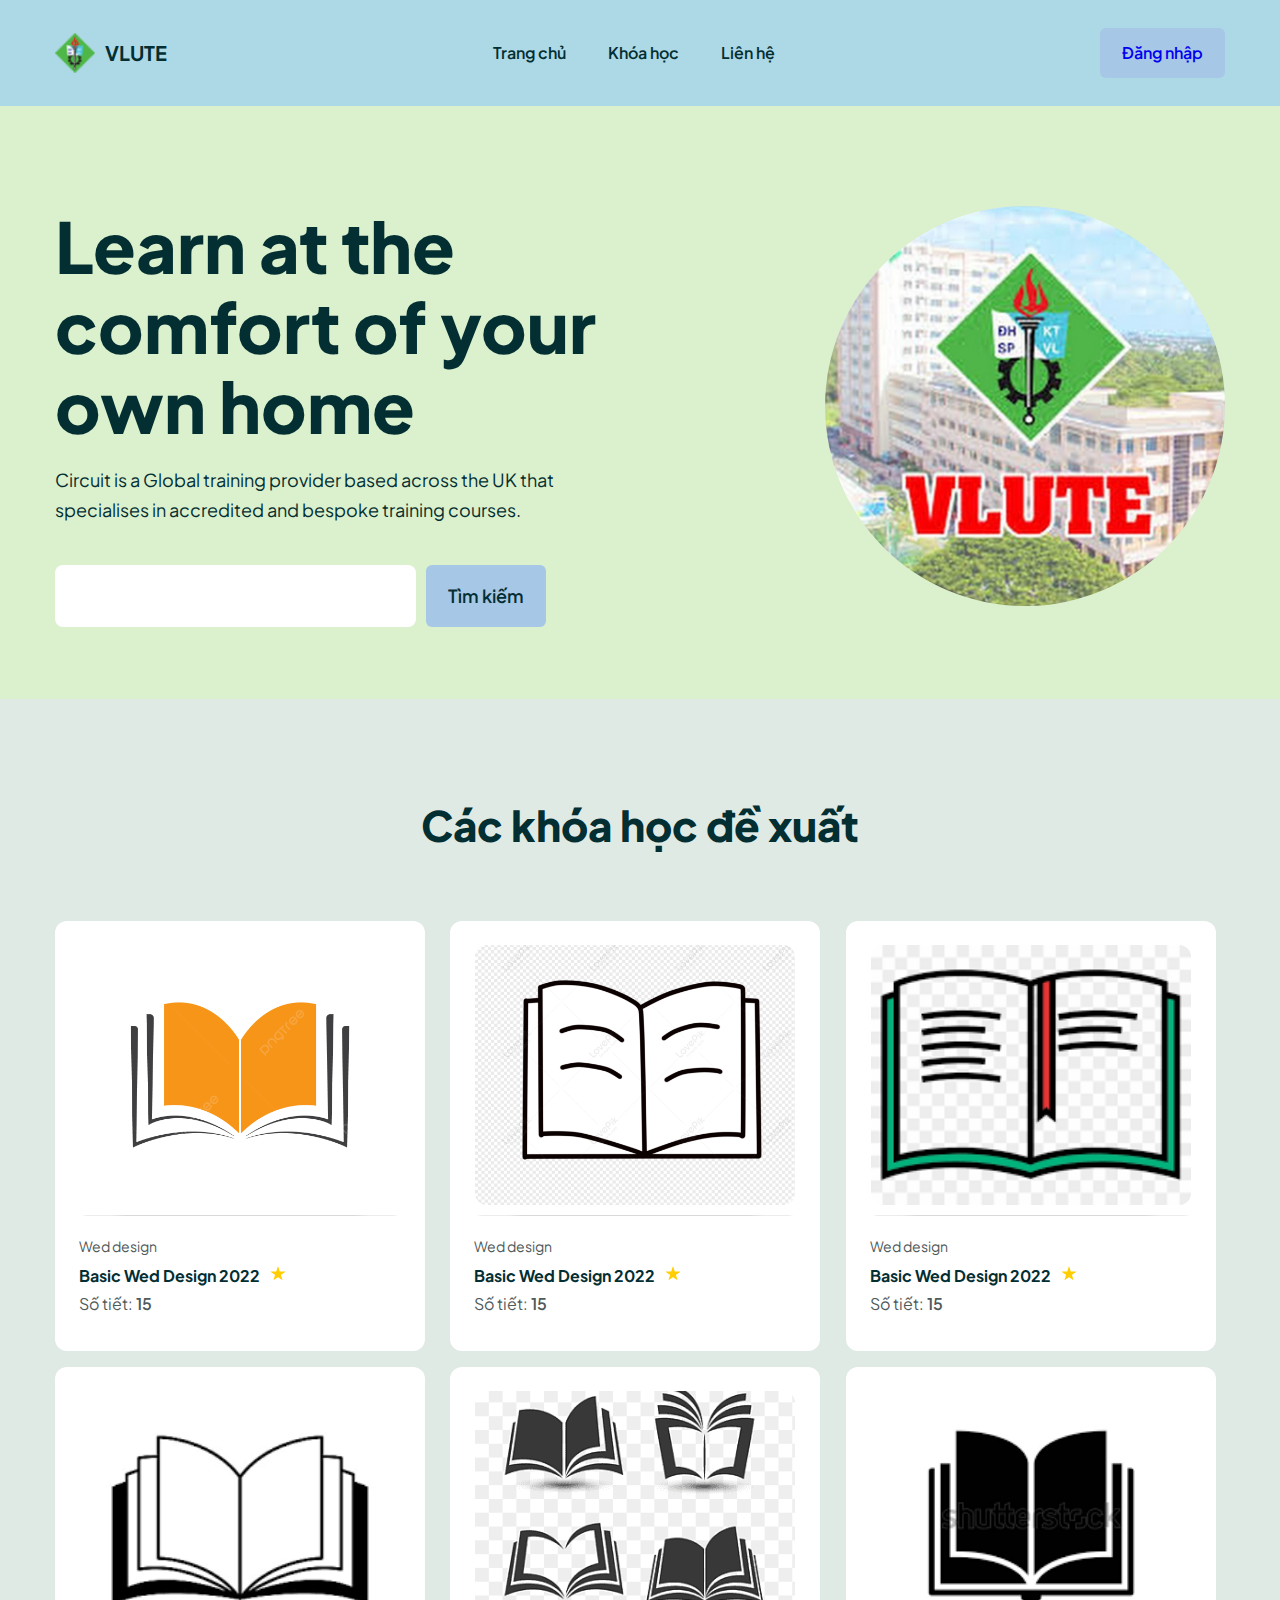
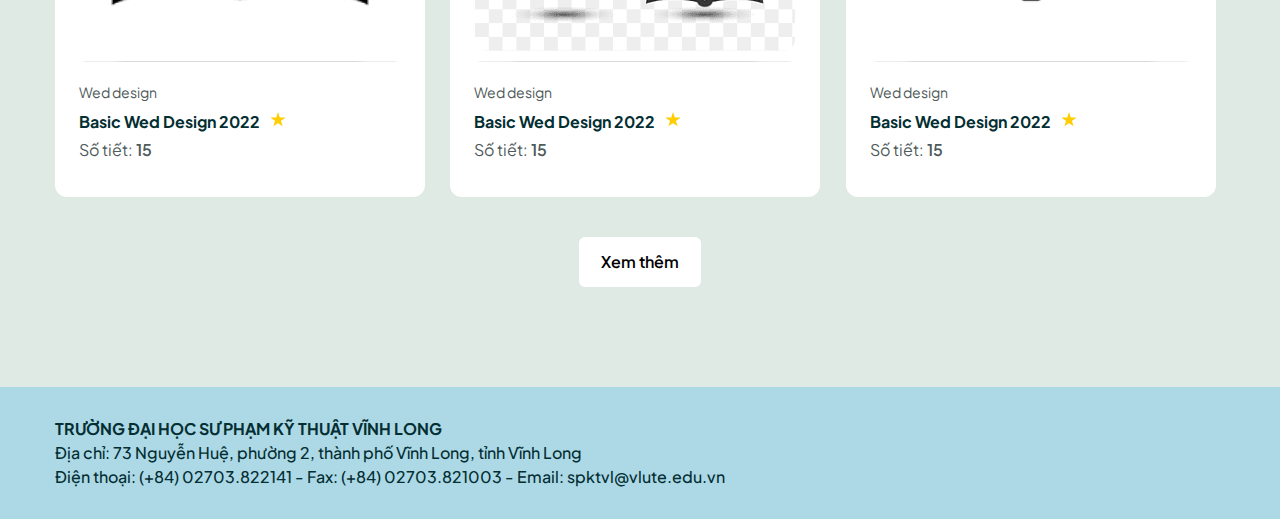
<file: index.html>
<!DOCTYPE html>
<html lang="vi">
<head>
    <meta charset="UTF-8">
    <meta name="viewport" content="width=device-width, initial-scale=1.0">
    <title>VLUTE | Quản lý hồ sơ, đề tài tốt nghiệp và đồ án sinh viên</title>
    <!-- reset -->
    <link rel="stylesheet" href="./assets/css/reset.css">
    <!-- font -->
    <link rel="preconnect" href="https://fonts.googleapis.com">
    <link rel="preconnect" href="https://fonts.gstatic.com" crossorigin>
    <link href="https://fonts.googleapis.com/css2?family=Plus+Jakarta+Sans:ital,wght@0,200..800;1,200..800&display=swap" rel="stylesheet">
    <!-- Favicon -->
    <link rel="apple-touch-icon" sizes="180x180" href="./assets/Favicon/apple-touch-icon.png">
    <link rel="icon" type="image/png" sizes="32x32" href="./assets/Favicon/favicon-32x32.png">
    <link rel="icon" type="image/png" sizes="16x16" href="./assets/Favicon/favicon-16x16.png">
    <link rel="manifest" href="./assets/Favicon/site.webmanifest">
    <link rel="mask-icon" href="./assets/Favicon/safari-pinned-tab.svg" color="#5bbad5">
    <meta name="msapplication-TileColor" content="#da532c">
    <meta name="theme-color" content="#ffffff">
    <!-- style -->
     <link rel="stylesheet" href="./assets/css/style.css">
</head>
<body>
<!-- Header -->
 <header class="header">
    <div class="container">
        <div class="top-bar">
            <!-- logo -->
             <a href=" " class="logo">
               <img src="./assets/img/vlute.png" alt="VLUTE" class="logo-anh"> 
               <span class="logo-title">VLUTE</span>
             </a>

             <!-- Navigation -->
              <nav class="navbar">
                <ul class="navbar-list">
                    <li><a href="#home" class="navbar-link">Trang chủ</a></li>
                    <li><a href="#course" class="navbar-link">Khóa học</a></li>
                    <li><a href="#contact" class="navbar-link">Liên hệ</a></li>
                </ul>
              </nav>

              <!-- Action btn -->
               <a href="#!" class="btn">Đăng nhập</a>
        </div>
    </div>
 </header>
<!-- Main -->
  <main class="main" >
    <!-- Hero -->
    <section class="hero" id="home">
      <div class="container">
        <div class="hero-inner">
         <!-- Hero content -->
            <section class="hero-content">
              <h1 class="hero-title">
                Learn at the comfort of your own home</h1>
              <p class="hero-desc">
                Circuit is a Global training provider based across the UK that specialises in accredited and bespoke training courses.</p>
              <form action="" class="form-submit">
                <input type="submit" value="" class="form-input" placeholder="Tìm kiếm lớp học"/>
                <a href="" class="form-btn btn">Tìm kiếm</a>
              </form>
            </section>
           <!-- Hero media -->
           <figure class="hero-media">
             <img src="./assets/img/hero-img.jpg" class="hero-img" alt="VLUTE">
           </figure>
        </div>
      </div>
    </section>

    <!-- Recommend course -->
     <section class="recommend" id="course">
      <div class="container">
        <h2 class="recommend-title">Các khóa học đề xuất</h2>
        <ul class="recommend-list">
          <!-- item 1 -->
          <li>
            <article class="course">
            <div class="course-img-wrap">
              <a href="#!">
                <img
                  src="./assets/img/recommend-1.png"
                  alt="" 
                  class="course-img"
                />
              </a>
            </div>
            <!-- content -->
              <div class="course-content">
                <span class="course-lable">Wed design</span>
                <div class="course-row">
                  <a href="#!">
                      <h3 class="course-heading">Basic Wed Design 2022</h3>
                  </a>
                  <span><img src="./assets/icon/start.svg" alt="" class="star"></span>
                </div>
                <span class="course-desc">Số tiết:</span>
                <span class="course-number">15</span>
              </div>
            </article>
          </li>
          <!-- item 2 -->
          <li>
            <article class="course">
              <div class="course-img-wrap">
                <a href="#!">
                  <img
                    src="./assets/img/recommend-2.png"
                    alt="" 
                    class="course-img"
                  />
                </a>
              </div>
              <!-- content -->
                <div class="course-content">
                  <span class="course-lable">Wed design</span>
                  <div class="course-row">
                    <a href="#!">
                        <h3 class="course-heading">Basic Wed Design 2022</h3>
                    </a>
                    <span><img src="./assets/icon/start.svg" alt="" class="star"></span>
                  </div>
                  <span class="course-desc">Số tiết:</span>
                  <span class="course-number">15</span>
                </div>
              </article>
          </li>
          <!-- item 3 -->
          <li>
            <article class="course">
              <div class="course-img-wrap">
                <a href="#!">
                  <img
                    src="./assets/img/recommend-3.png"
                    alt="" 
                    class="course-img"
                  />
                </a>
              </div>
              <!-- content -->
                <div class="course-content">
                  <span class="course-lable">Wed design</span>
                  <div class="course-row">
                    <a href="#!">
                        <h3 class="course-heading">Basic Wed Design 2022</h3>
                    </a>
                    <span><img src="./assets/icon/start.svg" alt="" class="star"></span>
                  </div>
                  <span class="course-desc">Số tiết:</span>
                  <span class="course-number">15</span>
                </div>
              </article>
          </li>
          <!-- item 4 -->
          <li>
            <article class="course">
              <div class="course-img-wrap">
                <a href="#!">
                  <img
                    src="./assets/img/recommned-4.png"
                    alt="" 
                    class="course-img"
                  />
                </a>
              </div>
              <!-- content -->
                <div class="course-content">
                  <span class="course-lable">Wed design</span>
                  <div class="course-row">
                    <a href="#!">
                        <h3 class="course-heading">Basic Wed Design 2022</h3>
                    </a>
                    <span><img src="./assets/icon/start.svg" alt="" class="star"></span>
                  </div>
                  <span class="course-desc">Số tiết:</span>
                  <span class="course-number">15</span>
                </div>
              </article>
          </li>
          <!-- item 5 -->
          <li>
            <article class="course">
              <div class="course-img-wrap">
                <a href="#!">
                  <img
                    src="./assets/img/recommend-5.png"
                    alt="" 
                    class="course-img"
                  />
                </a>
              </div>
              <!-- content -->
                <div class="course-content">
                  <span class="course-lable">Wed design</span>
                  <div class="course-row">
                    <a href="#!">
                        <h3 class="course-heading">Basic Wed Design 2022</h3>
                    </a>
                    <span><img src="./assets/icon/start.svg" alt="" class="star"></span>
                  </div>
                  <span class="course-desc">Số tiết:</span>
                  <span class="course-number">15</span>
                </div>
              </article>
          </li>
          <!-- item 6 -->
          <li>
            <article class="course">
              <div class="course-img-wrap">
                <a href="#!">
                  <img
                    src="./assets/img/recommend-6.png"
                    alt="" 
                    class="course-img"
                  />
                </a>
              </div>
              <!-- content -->
                <div class="course-content">
                  <span class="course-lable">Wed design</span>
                  <div class="course-row">
                    <a href="#!">
                        <h3 class="course-heading">Basic Wed Design 2022</h3>
                    </a>
                    <span><img src="./assets/icon/start.svg" alt="" class="star"></span>
                  </div>
                  <span class="course-desc">Số tiết:</span>
                  <span class="course-number">15</span>
                </div>
              </article>
          </li>
        </ul>
        <div class="view-more-wrap"><a href="#!" class="btn view-more">Xem thêm</a></div>
      </div>
     </section>
  </main>
<!-- Footer -->
 <footer class="footer" id="contact">
    <section class="final">
      <div class="container">
        <h2 class="final-title">TRƯỜNG ĐẠI HỌC SƯ PHẠM KỸ THUẬT VĨNH LONG</h2>
        <ul class="final-list">
          <li>Địa chỉ: 73 Nguyễn Huệ, phường 2, thành phố Vĩnh Long, tỉnh Vĩnh Long</li>
          <li>Điện thoại: (+84) 02703.822141 - Fax: (+84) 02703.821003 - Email: spktvl@vlute.edu.vn</li>
        </ul>
      </div>
    </section>
 </footer>
</body>
</html>
</file>
<file: assets/css/style.css>
*{
    box-sizing: border-box;
}

html{
    font-size: 62.5%;
    
    scroll-behavior: smooth;
}

body{
    font-size: 1.6rem;
    font-family: "Plus Jakarta Sans", sans-serif;
}

/* phổ biến */
a{
    text-decoration: none;
    font-family: inherit;
}

input,
button,
select,
textarea{
    font-family: inherit;
    color: inherit;
}

/* container */
.container{
    width: 1170px;
    margin-left: auto;
    margin-right: auto;
    max-width: calc(100% - 48px);
}

/* header */

.header{
    position: sticky;
    top: -28px;
    background-color: #ADD8E6;
    z-index: 3;
}

.top-bar{
    display: flex;
    align-items: center;
    justify-content: space-between;
    padding: 28px 0 ;
}

.logo{
    display: flex;
    align-items: center;
    column-gap: 10px;
}

.logo-anh{
    width: 40px;
    height: 40px;
}
.logo-title{
    font-size: 2rem;
    font-weight: 700;
    color: #032E32;
}


.navbar-list{
    display: flex;
}

.navbar-link{
    padding: 8px 21px;
    color: #032E32;
    font-weight: 600;
    line-height: 175%; 
}

.navbar-link:hover{
    text-decoration: underline;
}

.btn{
    --height: 50px;
    display: inline-block;
    padding: 0 22px;
    line-height: var(--height);
    background: #A7C7E7;
    border-radius: 6px;
    font-weight: 600;
    flex-shrink: 0;

    /* cach 2 */
    /* display: inline-flex; */
    /* align-items: center; */
    /* justify-content: center; */
}

.btn:hover{
color: #FFF;
background: #000;
}
.hero{
    padding: 100px 0 72px;
    background: #dbf0cd;
    display: flex;
}


.hero-inner{
    display: flex;
    justify-content: space-between;
}

.hero-content{
    width: 48.7%;
}
.hero-title{
    font-size: 70px;
    font-weight: 800;
    line-height: 114.286%; 
    color: #032E32;
}

.hero-desc{
    margin-top: 20px;
    color: #032E32;
    font-size: 18px;
    font-weight: 400;
    line-height: 166.667%; 
}

.form-submit{
    display: inline-flex;
    margin-top: 40px;
    column-gap: 10px;
}
.form-input{
    outline: none;
    border: none;
    width: 361px;
    height: 62px;
    flex-shrink: 0;
    border-radius: 8px;
    background: #FFF;
    color: #69797a;
}

.form-input::placeholder{
    font-size: 1.8rem;
}

.form-btn{
    --height: 62px;
    color: #032E32;
    text-align: center;
    font-size: 1.8rem;
    font-weight: 600;
}

.hero-img{
    border-radius: 50%;
    width: 400px;
    height: 400px;
    object-fit: cover;
}

/* recommand */

.recommend{
    background: #E0EAE5;
    padding: 100px 0;
}

.recommend-list{
    margin-top: 70px;
    display: grid;
    grid-template-columns: repeat(3,1fr);
    justify-content: space-between;
    gap: 16px;
}

.recommend-title{
    color: #032E32;
    text-align: center;
    font-size: 42px;
    font-weight: 800;
    line-height: 123.81%;
}

.course{
    padding: 24px 24px;
    width: 370px;
    height: 430px;
    border-radius: 12px;
    background: #FFF;
    transition: 0.5s;
}

.course:hover {
    box-shadow: 5px 10px #D9D9D9;
    transform: translateY(-10px);
}
.course:hover .course-img{
    transform: scale(1.2);
}

.course-img-wrap{

    margin: 0 auto;
    border-radius: 12px;
    width: 320px;
    height: 260px;
    overflow: hidden;
}

.course-img{
    width: 100%;
    height: 100%;
    object-fit: cover;
    transition:  0.5s;
}

.course-content{
    position: relative;
    margin-top: 30px;
}

.course-content::before{
    content: "";
    position: absolute;
    border-radius: 50%;
    height: 1.5px;
    top: -20px;
    left: 0;
    right: 0;
    background: #D9D9D9;
}
.course-lable{
    color: #4f5a5a;
    font-size: 1.4rem;
    font-weight: 400;
    line-height: 171.429%;
}

.star{
    margin-left: 10px;
}
.course-row{
    display: flex;
    align-items: center;
}
.course-heading{
    margin-top: 3px;
    color: #032e32;
    font-weight: 700;
    line-height: 175%;
}

.course-desc{
    margin-top: 3px;
    color: #4f5a5a;
    line-height: 175%;
}

.course-number{
    color: #4F5A5A;
    font-size: 1.6rem;
    font-weight: 600;
    line-height: 175%
}

.view-more-wrap {
    margin-top: 40px;
    text-align: center;

}

.view-more {
    color:#000;
    background: #fff;
}

.view-more:hover {
    color:#fff;
    background: #000;
}

/* footer */
.footer{
    padding: 30px 0;
    background-color: #ADD8E6
}

.final{
    color: #032E32;
    font-size: 1.6rem;
    font-weight: 700;
    line-height: 150%
}

.final-list{
    color: #032E32;
    font-size: 1.6rem;
    font-weight: 500;
    line-height: 150%
}
</file>
